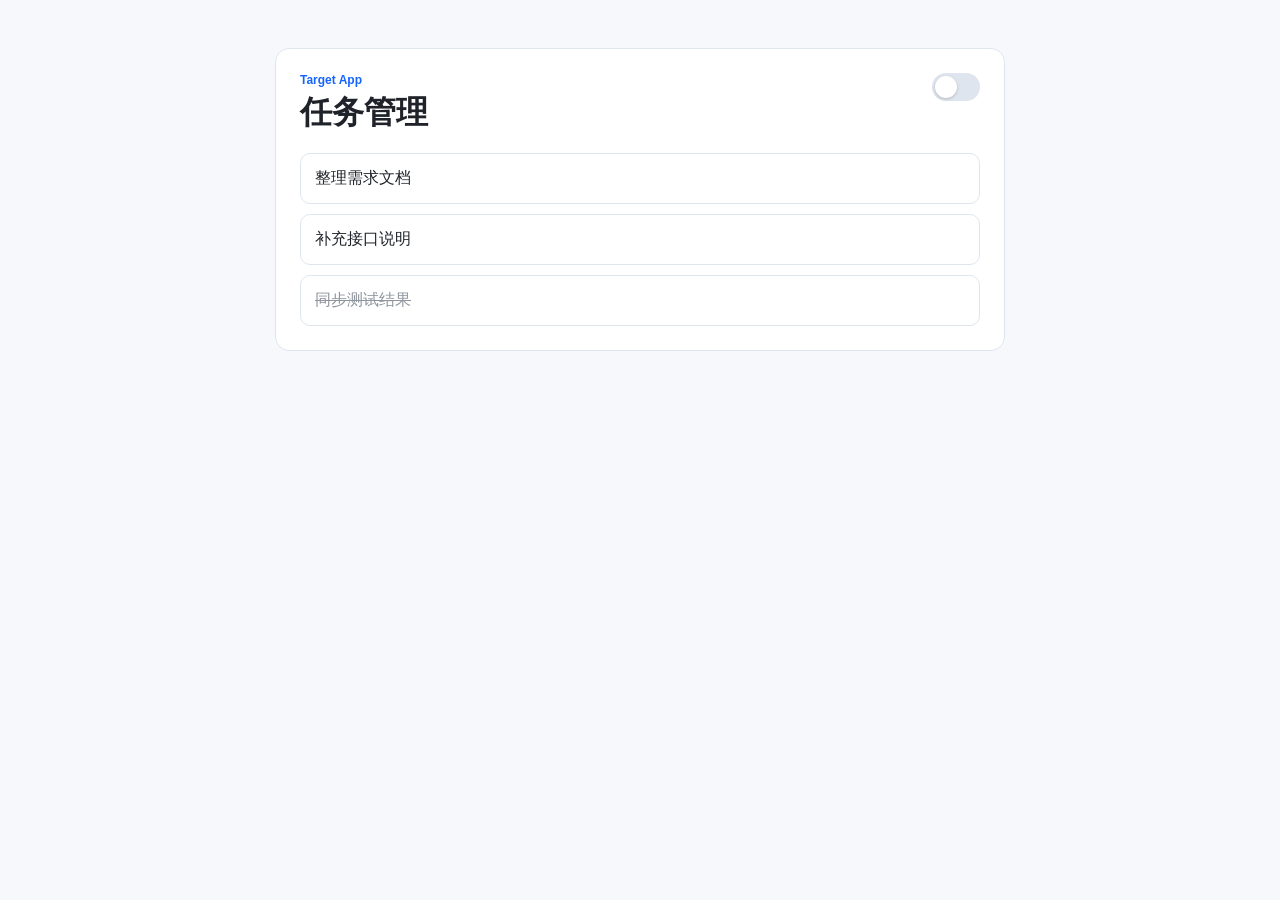
<file: demo-api/runs/demo/target-app/index.html>
<!DOCTYPE html>
<html lang="zh-CN">
<head>
  <meta charset="UTF-8">
  <meta name="viewport" content="width=device-width, initial-scale=1.0">
  <title>Target Task App</title>
  <link rel="stylesheet" href="styles.css">
  <script>
    // 首帧前确定主题，避免闪白
    (function () {
      var saved = localStorage.getItem("task-theme");
      var prefersDark = window.matchMedia && window.matchMedia("(prefers-color-scheme: dark)").matches;
      document.documentElement.dataset.theme = saved || (prefersDark ? "dark" : "light");
    })();
  </script>
</head>
<body>
  <main class="task-shell">
    <header class="task-header">
      <div>
        <p>Target App</p>
        <h1>任务管理</h1>
      </div>
      <button id="themeToggle" class="theme-toggle" type="button" role="switch" aria-checked="false" aria-label="切换暗色模式">
        <span class="theme-toggle__thumb"></span>
      </button>
    </header>

    <ul id="taskList" class="task-list"></ul>
  </main>
  <script src="app.js"></script>
</body>
</html>
</file>
<file: demo-api/runs/demo/target-app/styles.css>
:root {
  color-scheme: light;
  font-family: "Segoe UI", "Microsoft YaHei", sans-serif;
  --bg: #f6f8fc;
  --surface: #ffffff;
  --border: #dfe5ef;
  --text: #1f2329;
  --text-muted: #8f959e;
  --accent: #1664ff;
  --toggle-track: #dfe5ef;
}

:root[data-theme="dark"] {
  color-scheme: dark;
  --bg: #0f1115;
  --surface: #181b21;
  --border: #2a2f38;
  --text: #e6e8eb;
  --text-muted: #7d838d;
  --accent: #5b8cff;
  --toggle-track: #3a4150;
}

body {
  margin: 0;
  color: var(--text);
  background: var(--bg);
  transition: background-color 0.25s ease, color 0.25s ease;
}

.task-shell {
  width: min(680px, calc(100% - 32px));
  margin: 48px auto;
  padding: 24px;
  border: 1px solid var(--border);
  border-radius: 14px;
  background: var(--surface);
  transition: background-color 0.25s ease, border-color 0.25s ease;
}

.task-header {
  display: flex;
  align-items: flex-start;
  justify-content: space-between;
  gap: 16px;
}

.task-header p {
  margin: 0;
  color: var(--accent);
  font-size: 12px;
  font-weight: 800;
}

.task-header h1 {
  margin: 4px 0 18px;
}

.theme-toggle {
  position: relative;
  width: 48px;
  height: 28px;
  border: 0;
  border-radius: 999px;
  background: var(--toggle-track);
  cursor: pointer;
  transition: background-color 0.25s ease;
}

.theme-toggle:focus-visible {
  outline: 2px solid var(--accent);
  outline-offset: 2px;
}

.theme-toggle__thumb {
  position: absolute;
  top: 3px;
  left: 3px;
  width: 22px;
  height: 22px;
  border-radius: 50%;
  background: #fff;
  box-shadow: 0 1px 3px rgba(0, 0, 0, 0.2);
  transition: transform 0.25s ease;
}

:root[data-theme="dark"] .theme-toggle__thumb {
  transform: translateX(20px);
  background: var(--accent);
}

.task-list {
  display: grid;
  gap: 10px;
  padding: 0;
  margin: 0;
  list-style: none;
}

.task-item {
  padding: 14px;
  border: 1px solid var(--border);
  border-radius: 10px;
  transition: border-color 0.25s ease;
}

.task-item.is-done {
  color: var(--text-muted);
  text-decoration: line-through;
}

@media (prefers-reduced-motion: reduce) {
  * { transition: none !important; }
}
</file>
